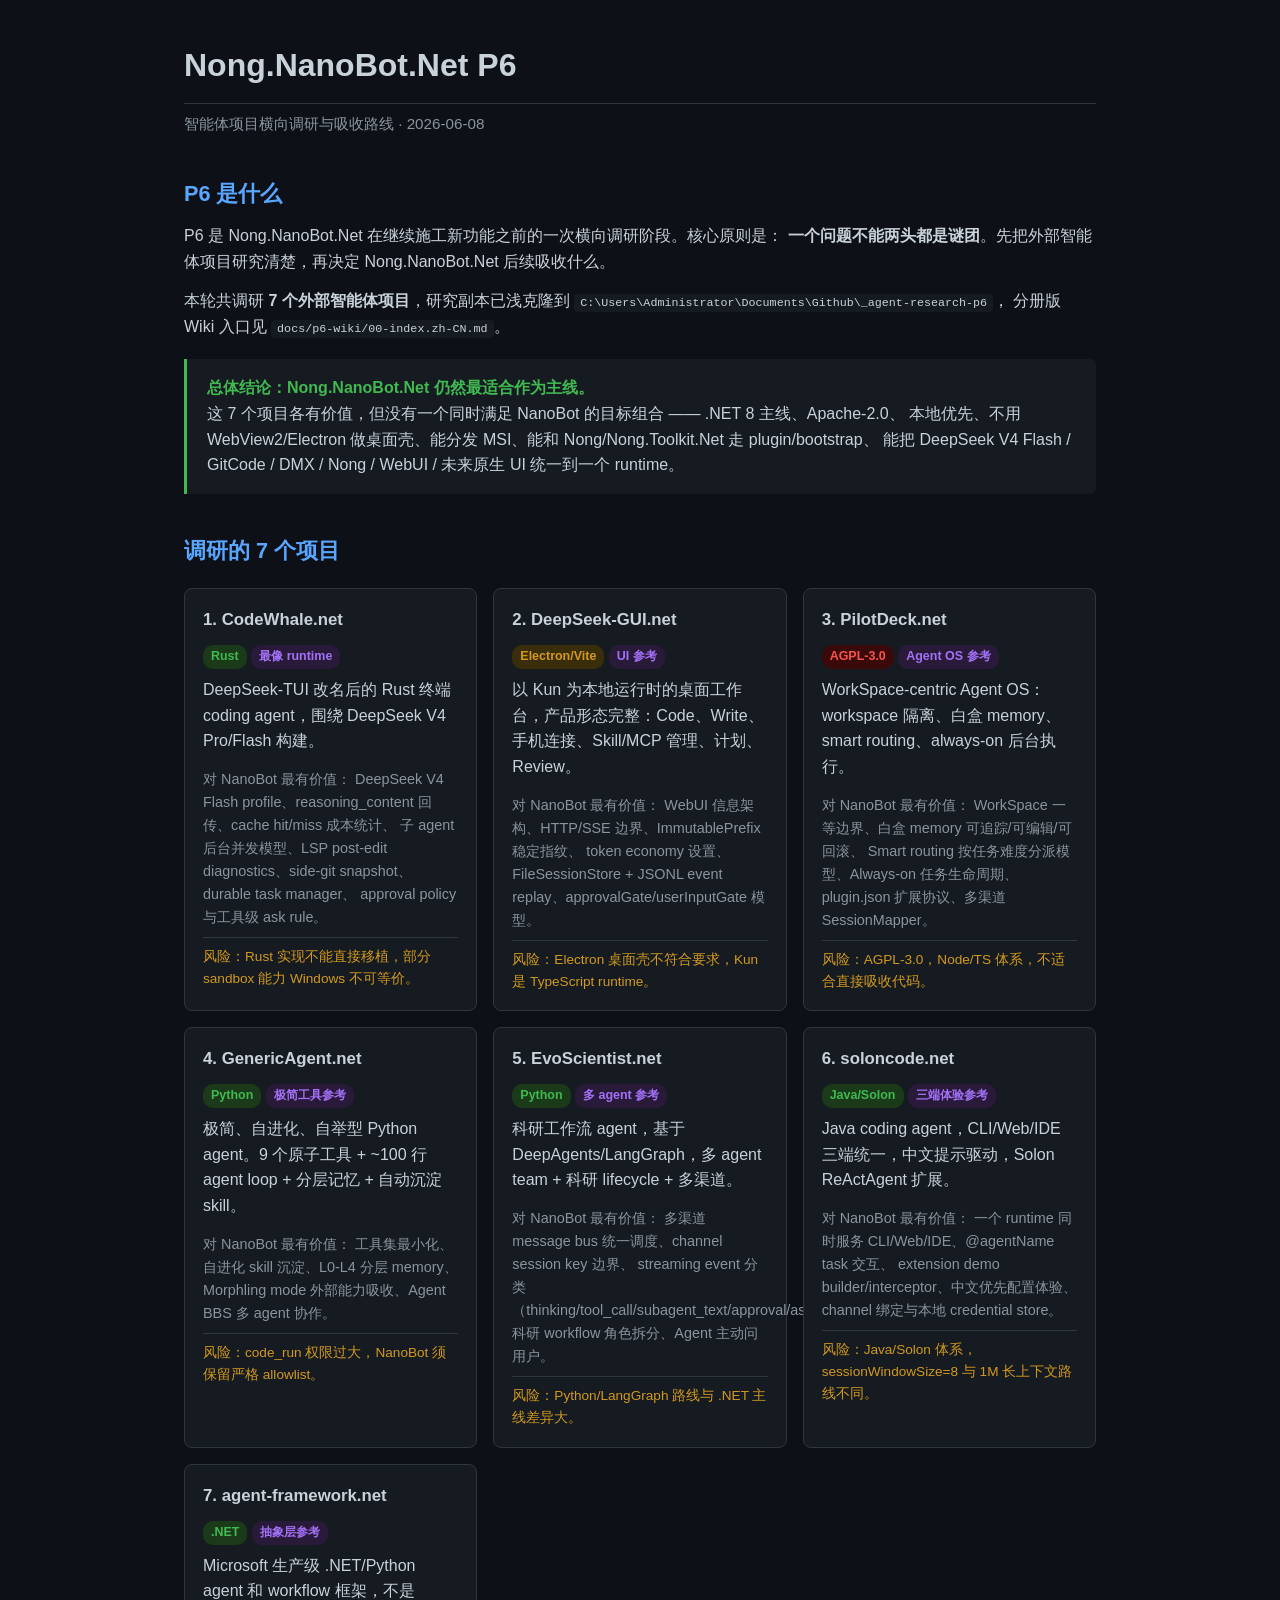
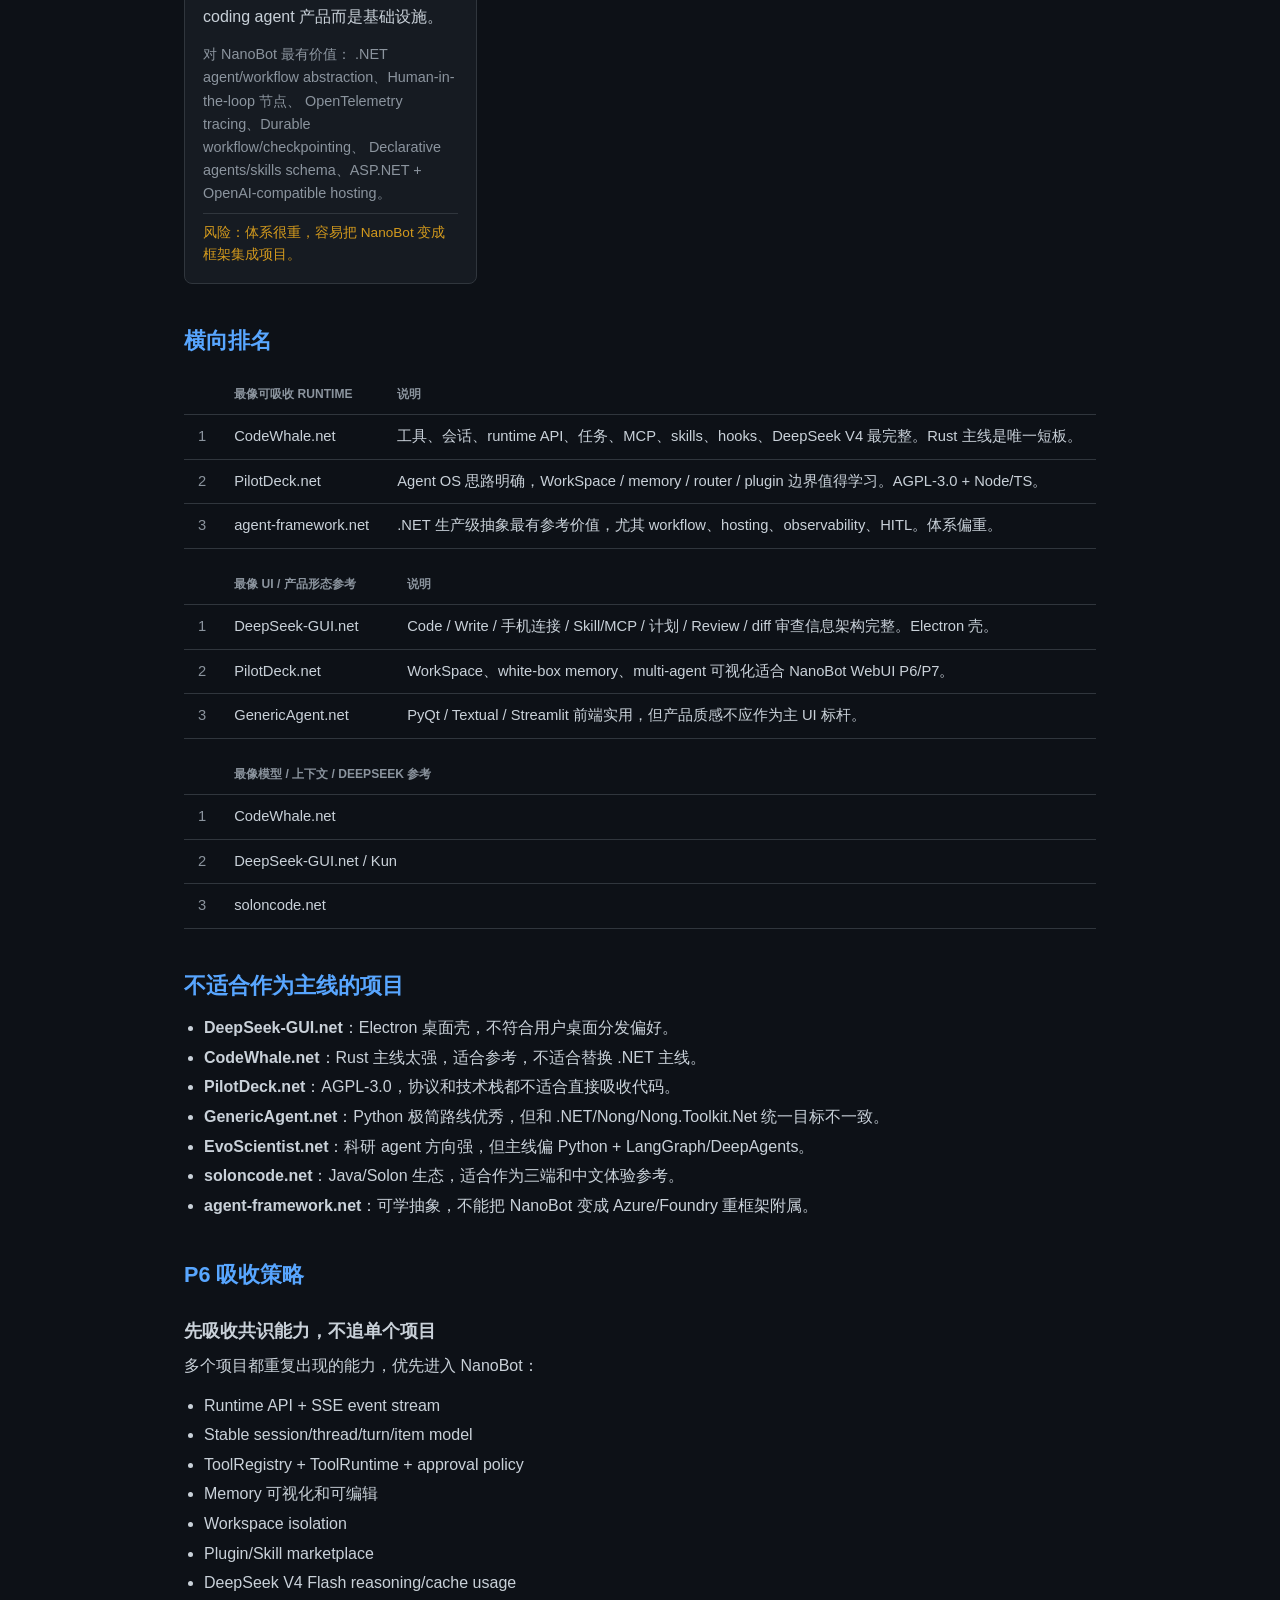
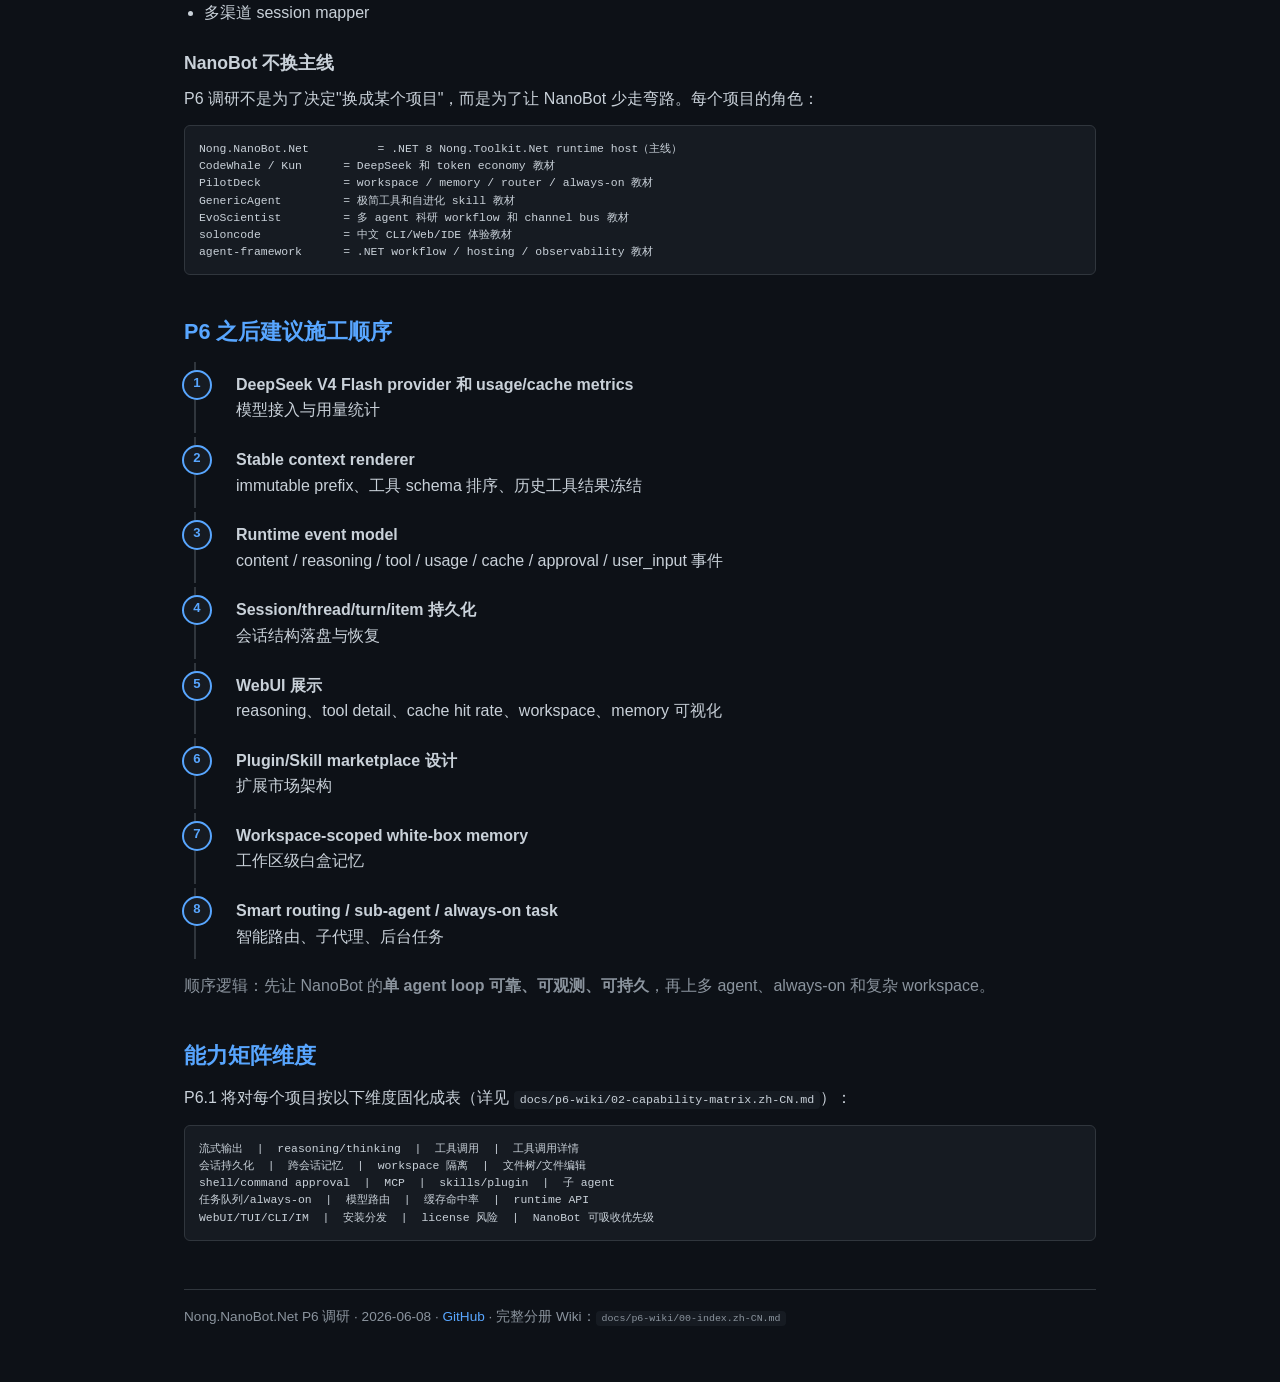
<file: docs/p6-overview.zh-CN.html>
<!DOCTYPE html>
<html lang="zh-CN">
<head>
<meta charset="UTF-8">
<meta name="viewport" content="width=device-width, initial-scale=1.0">
<title>Nong.NanoBot.Net P6 — 智能体项目横向调研与吸收路线</title>
<style>
  :root {
    --bg: #0d1117;
    --surface: #161b22;
    --border: #30363d;
    --text: #c9d1d9;
    --muted: #8b949e;
    --accent: #58a6ff;
    --green: #3fb950;
    --orange: #d2991d;
    --red: #f85149;
    --purple: #a371f7;
  }
  * { box-sizing: border-box; margin: 0; padding: 0; }
  body {
    font-family: -apple-system, BlinkMacSystemFont, "Segoe UI", "Noto Sans SC", sans-serif;
    background: var(--bg);
    color: var(--text);
    line-height: 1.6;
    max-width: 960px;
    margin: 0 auto;
    padding: 40px 24px;
  }
  h1 { font-size: 2em; border-bottom: 1px solid var(--border); padding-bottom: 12px; margin-bottom: 8px; }
  h2 { font-size: 1.35em; margin-top: 40px; margin-bottom: 12px; color: var(--accent); }
  h3 { font-size: 1.1em; margin-top: 24px; margin-bottom: 8px; }
  .subtitle { color: var(--muted); font-size: 0.95em; margin-bottom: 32px; }
  p { margin-bottom: 14px; }
  ul, ol { margin: 0 0 14px 20px; }
  li { margin-bottom: 4px; }
  code { background: var(--surface); padding: 2px 6px; border-radius: 4px; font-size: 0.9em; }
  pre { background: var(--surface); border: 1px solid var(--border); border-radius: 6px; padding: 14px; overflow-x: auto; margin-bottom: 16px; font-size: 0.88em; line-height: 1.5; }

  .badge { display: inline-block; padding: 2px 8px; border-radius: 10px; font-size: 0.78em; font-weight: 600; }
  .badge-green { background: #1a3a1a; color: var(--green); }
  .badge-orange { background: #3a2e0a; color: var(--orange); }
  .badge-red { background: #3a0a0a; color: var(--red); }
  .badge-purple { background: #2a1a3a; color: var(--purple); }

  .verdict {
    background: var(--surface);
    border-left: 3px solid var(--green);
    border-radius: 0 6px 6px 0;
    padding: 16px 20px;
    margin: 20px 0;
  }
  .verdict strong { color: var(--green); }

  .card-grid {
    display: grid;
    grid-template-columns: repeat(auto-fill, minmax(280px, 1fr));
    gap: 16px;
    margin: 20px 0;
  }
  .card {
    background: var(--surface);
    border: 1px solid var(--border);
    border-radius: 8px;
    padding: 18px;
  }
  .card h3 { margin-top: 0; font-size: 1.05em; }
  .card .tag-row { margin: 8px 0; }
  .card .value-list { font-size: 0.9em; color: var(--muted); }
  .card .risk { font-size: 0.85em; color: var(--orange); margin-top: 8px; border-top: 1px solid var(--border); padding-top: 8px; }

  .rank-table { width: 100%; border-collapse: collapse; margin: 16px 0; font-size: 0.92em; }
  .rank-table th, .rank-table td { padding: 10px 14px; text-align: left; border-bottom: 1px solid var(--border); }
  .rank-table th { color: var(--muted); font-weight: 600; font-size: 0.82em; text-transform: uppercase; }
  .rank-table .num { color: var(--muted); width: 28px; }

  .roadmap { counter-reset: step; list-style: none; margin-left: 0; }
  .roadmap li { counter-increment: step; padding: 10px 0 10px 40px; position: relative; border-left: 2px solid var(--border); margin-left: 10px; }
  .roadmap li::before {
    content: counter(step);
    position: absolute;
    left: -14px;
    top: 8px;
    width: 26px; height: 26px;
    background: var(--surface);
    border: 2px solid var(--accent);
    border-radius: 50%;
    text-align: center;
    line-height: 22px;
    font-size: 0.82em;
    font-weight: 700;
    color: var(--accent);
  }
  .roadmap li strong { display: block; }

  .footer { margin-top: 48px; padding-top: 16px; border-top: 1px solid var(--border); color: var(--muted); font-size: 0.85em; }
  a { color: var(--accent); text-decoration: none; }
  a:hover { text-decoration: underline; }
</style>
</head>
<body>

<h1>Nong.NanoBot.Net P6</h1>
<p class="subtitle">智能体项目横向调研与吸收路线 &middot; 2026-06-08</p>

<h2>P6 是什么</h2>
<p>
  P6 是 Nong.NanoBot.Net 在继续施工新功能之前的一次横向调研阶段。核心原则是：
  <strong>一个问题不能两头都是谜团</strong>。先把外部智能体项目研究清楚，再决定 Nong.NanoBot.Net 后续吸收什么。
</p>
<p>
  本轮共调研 <strong>7 个外部智能体项目</strong>，研究副本已浅克隆到
  <code>C:\Users\Administrator\Documents\Github\_agent-research-p6</code>，
  分册版 Wiki 入口见 <code>docs/p6-wiki/00-index.zh-CN.md</code>。
</p>

<div class="verdict">
  <strong>总体结论：Nong.NanoBot.Net 仍然最适合作为主线。</strong><br>
  这 7 个项目各有价值，但没有一个同时满足 NanoBot 的目标组合 —— .NET 8 主线、Apache-2.0、
  本地优先、不用 WebView2/Electron 做桌面壳、能分发 MSI、能和 Nong/Nong.Toolkit.Net 走 plugin/bootstrap、
  能把 DeepSeek V4 Flash / GitCode / DMX / Nong / WebUI / 未来原生 UI 统一到一个 runtime。
</div>

<h2>调研的 7 个项目</h2>

<div class="card-grid">

  <div class="card">
    <h3>1. CodeWhale.net</h3>
    <div class="tag-row">
      <span class="badge badge-green">Rust</span>
      <span class="badge badge-purple">最像 runtime</span>
    </div>
    <p>DeepSeek-TUI 改名后的 Rust 终端 coding agent，围绕 DeepSeek V4 Pro/Flash 构建。</p>
    <div class="value-list">
      对 NanoBot 最有价值：
      DeepSeek V4 Flash profile、reasoning_content 回传、cache hit/miss 成本统计、
      子 agent 后台并发模型、LSP post-edit diagnostics、side-git snapshot、durable task manager、
      approval policy 与工具级 ask rule。
    </div>
    <div class="risk">风险：Rust 实现不能直接移植，部分 sandbox 能力 Windows 不可等价。</div>
  </div>

  <div class="card">
    <h3>2. DeepSeek-GUI.net</h3>
    <div class="tag-row">
      <span class="badge badge-orange">Electron/Vite</span>
      <span class="badge badge-purple">UI 参考</span>
    </div>
    <p>以 Kun 为本地运行时的桌面工作台，产品形态完整：Code、Write、手机连接、Skill/MCP 管理、计划、Review。</p>
    <div class="value-list">
      对 NanoBot 最有价值：
      WebUI 信息架构、HTTP/SSE 边界、ImmutablePrefix 稳定指纹、
      token economy 设置、FileSessionStore + JSONL event replay、approvalGate/userInputGate 模型。
    </div>
    <div class="risk">风险：Electron 桌面壳不符合要求，Kun 是 TypeScript runtime。</div>
  </div>

  <div class="card">
    <h3>3. PilotDeck.net</h3>
    <div class="tag-row">
      <span class="badge badge-red">AGPL-3.0</span>
      <span class="badge badge-purple">Agent OS 参考</span>
    </div>
    <p>WorkSpace-centric Agent OS：workspace 隔离、白盒 memory、smart routing、always-on 后台执行。</p>
    <div class="value-list">
      对 NanoBot 最有价值：
      WorkSpace 一等边界、白盒 memory 可追踪/可编辑/可回滚、
      Smart routing 按任务难度分派模型、Always-on 任务生命周期、
      plugin.json 扩展协议、多渠道 SessionMapper。
    </div>
    <div class="risk">风险：AGPL-3.0，Node/TS 体系，不适合直接吸收代码。</div>
  </div>

  <div class="card">
    <h3>4. GenericAgent.net</h3>
    <div class="tag-row">
      <span class="badge badge-green">Python</span>
      <span class="badge badge-purple">极简工具参考</span>
    </div>
    <p>极简、自进化、自举型 Python agent。9 个原子工具 + ~100 行 agent loop + 分层记忆 + 自动沉淀 skill。</p>
    <div class="value-list">
      对 NanoBot 最有价值：
      工具集最小化、自进化 skill 沉淀、L0-L4 分层 memory、
      Morphling mode 外部能力吸收、Agent BBS 多 agent 协作。
    </div>
    <div class="risk">风险：code_run 权限过大，NanoBot 须保留严格 allowlist。</div>
  </div>

  <div class="card">
    <h3>5. EvoScientist.net</h3>
    <div class="tag-row">
      <span class="badge badge-green">Python</span>
      <span class="badge badge-purple">多 agent 参考</span>
    </div>
    <p>科研工作流 agent，基于 DeepAgents/LangGraph，多 agent team + 科研 lifecycle + 多渠道。</p>
    <div class="value-list">
      对 NanoBot 最有价值：
      多渠道 message bus 统一调度、channel session key 边界、
      streaming event 分类（thinking/tool_call/subagent_text/approval/ask_user）、
      科研 workflow 角色拆分、Agent 主动问用户。
    </div>
    <div class="risk">风险：Python/LangGraph 路线与 .NET 主线差异大。</div>
  </div>

  <div class="card">
    <h3>6. soloncode.net</h3>
    <div class="tag-row">
      <span class="badge badge-green">Java/Solon</span>
      <span class="badge badge-purple">三端体验参考</span>
    </div>
    <p>Java coding agent，CLI/Web/IDE 三端统一，中文提示驱动，Solon ReActAgent 扩展。</p>
    <div class="value-list">
      对 NanoBot 最有价值：
      一个 runtime 同时服务 CLI/Web/IDE、@agentName task 交互、
      extension demo builder/interceptor、中文优先配置体验、
      channel 绑定与本地 credential store。
    </div>
    <div class="risk">风险：Java/Solon 体系，sessionWindowSize=8 与 1M 长上下文路线不同。</div>
  </div>

  <div class="card">
    <h3>7. agent-framework.net</h3>
    <div class="tag-row">
      <span class="badge badge-green">.NET</span>
      <span class="badge badge-purple">抽象层参考</span>
    </div>
    <p>Microsoft 生产级 .NET/Python agent 和 workflow 框架，不是 coding agent 产品而是基础设施。</p>
    <div class="value-list">
      对 NanoBot 最有价值：
      .NET agent/workflow abstraction、Human-in-the-loop 节点、
      OpenTelemetry tracing、Durable workflow/checkpointing、
      Declarative agents/skills schema、ASP.NET + OpenAI-compatible hosting。
    </div>
    <div class="risk">风险：体系很重，容易把 NanoBot 变成框架集成项目。</div>
  </div>

</div>

<h2>横向排名</h2>

<table class="rank-table">
  <tr><th></th><th>最像可吸收 runtime</th><th>说明</th></tr>
  <tr>
    <td class="num">1</td>
    <td>CodeWhale.net</td>
    <td>工具、会话、runtime API、任务、MCP、skills、hooks、DeepSeek V4 最完整。Rust 主线是唯一短板。</td>
  </tr>
  <tr>
    <td class="num">2</td>
    <td>PilotDeck.net</td>
    <td>Agent OS 思路明确，WorkSpace / memory / router / plugin 边界值得学习。AGPL-3.0 + Node/TS。</td>
  </tr>
  <tr>
    <td class="num">3</td>
    <td>agent-framework.net</td>
    <td>.NET 生产级抽象最有参考价值，尤其 workflow、hosting、observability、HITL。体系偏重。</td>
  </tr>
</table>

<table class="rank-table">
  <tr><th></th><th>最像 UI / 产品形态参考</th><th>说明</th></tr>
  <tr>
    <td class="num">1</td>
    <td>DeepSeek-GUI.net</td>
    <td>Code / Write / 手机连接 / Skill/MCP / 计划 / Review / diff 审查信息架构完整。Electron 壳。</td>
  </tr>
  <tr>
    <td class="num">2</td>
    <td>PilotDeck.net</td>
    <td>WorkSpace、white-box memory、multi-agent 可视化适合 NanoBot WebUI P6/P7。</td>
  </tr>
  <tr>
    <td class="num">3</td>
    <td>GenericAgent.net</td>
    <td>PyQt / Textual / Streamlit 前端实用，但产品质感不应作为主 UI 标杆。</td>
  </tr>
</table>

<table class="rank-table">
  <tr><th></th><th>最像模型 / 上下文 / DeepSeek 参考</th></tr>
  <tr><td class="num">1</td><td>CodeWhale.net</td></tr>
  <tr><td class="num">2</td><td>DeepSeek-GUI.net / Kun</td></tr>
  <tr><td class="num">3</td><td>soloncode.net</td></tr>
</table>

<h2>不适合作为主线的项目</h2>
<ul>
  <li><strong>DeepSeek-GUI.net</strong>：Electron 桌面壳，不符合用户桌面分发偏好。</li>
  <li><strong>CodeWhale.net</strong>：Rust 主线太强，适合参考，不适合替换 .NET 主线。</li>
  <li><strong>PilotDeck.net</strong>：AGPL-3.0，协议和技术栈都不适合直接吸收代码。</li>
  <li><strong>GenericAgent.net</strong>：Python 极简路线优秀，但和 .NET/Nong/Nong.Toolkit.Net 统一目标不一致。</li>
  <li><strong>EvoScientist.net</strong>：科研 agent 方向强，但主线偏 Python + LangGraph/DeepAgents。</li>
  <li><strong>soloncode.net</strong>：Java/Solon 生态，适合作为三端和中文体验参考。</li>
  <li><strong>agent-framework.net</strong>：可学抽象，不能把 NanoBot 变成 Azure/Foundry 重框架附属。</li>
</ul>

<h2>P6 吸收策略</h2>

<h3>先吸收共识能力，不追单个项目</h3>
<p>多个项目都重复出现的能力，优先进入 NanoBot：</p>
<ul>
  <li>Runtime API + SSE event stream</li>
  <li>Stable session/thread/turn/item model</li>
  <li>ToolRegistry + ToolRuntime + approval policy</li>
  <li>Memory 可视化和可编辑</li>
  <li>Workspace isolation</li>
  <li>Plugin/Skill marketplace</li>
  <li>DeepSeek V4 Flash reasoning/cache usage</li>
  <li>多渠道 session mapper</li>
</ul>

<h3>NanoBot 不换主线</h3>
<p>P6 调研不是为了决定"换成某个项目"，而是为了让 NanoBot 少走弯路。每个项目的角色：</p>
<pre>Nong.NanoBot.Net          = .NET 8 Nong.Toolkit.Net runtime host（主线）
CodeWhale / Kun      = DeepSeek 和 token economy 教材
PilotDeck            = workspace / memory / router / always-on 教材
GenericAgent         = 极简工具和自进化 skill 教材
EvoScientist         = 多 agent 科研 workflow 和 channel bus 教材
soloncode            = 中文 CLI/Web/IDE 体验教材
agent-framework      = .NET workflow / hosting / observability 教材</pre>

<h2>P6 之后建议施工顺序</h2>
<ol class="roadmap">
  <li><strong>DeepSeek V4 Flash provider 和 usage/cache metrics</strong>模型接入与用量统计</li>
  <li><strong>Stable context renderer</strong>immutable prefix、工具 schema 排序、历史工具结果冻结</li>
  <li><strong>Runtime event model</strong>content / reasoning / tool / usage / cache / approval / user_input 事件</li>
  <li><strong>Session/thread/turn/item 持久化</strong>会话结构落盘与恢复</li>
  <li><strong>WebUI 展示</strong>reasoning、tool detail、cache hit rate、workspace、memory 可视化</li>
  <li><strong>Plugin/Skill marketplace 设计</strong>扩展市场架构</li>
  <li><strong>Workspace-scoped white-box memory</strong>工作区级白盒记忆</li>
  <li><strong>Smart routing / sub-agent / always-on task</strong>智能路由、子代理、后台任务</li>
</ol>
<p style="color: var(--muted); margin-top: 12px;">
  顺序逻辑：先让 NanoBot 的<strong>单 agent loop 可靠、可观测、可持久</strong>，再上多 agent、always-on 和复杂 workspace。
</p>

<h2>能力矩阵维度</h2>
<p>P6.1 将对每个项目按以下维度固化成表（详见 <code>docs/p6-wiki/02-capability-matrix.zh-CN.md</code>）：</p>
<pre>流式输出  |  reasoning/thinking  |  工具调用  |  工具调用详情
会话持久化  |  跨会话记忆  |  workspace 隔离  |  文件树/文件编辑
shell/command approval  |  MCP  |  skills/plugin  |  子 agent
任务队列/always-on  |  模型路由  |  缓存命中率  |  runtime API
WebUI/TUI/CLI/IM  |  安装分发  |  license 风险  |  NanoBot 可吸收优先级</pre>

<div class="footer">
  <p>
    Nong.NanoBot.Net P6 调研 &middot; 2026-06-08 &middot;
    <a href="https://github.com/angri450/Nong.NanoBot.Net">GitHub</a> &middot;
    完整分册 Wiki：<code>docs/p6-wiki/00-index.zh-CN.md</code>
  </p>
</div>

</body>
</html>
</file>
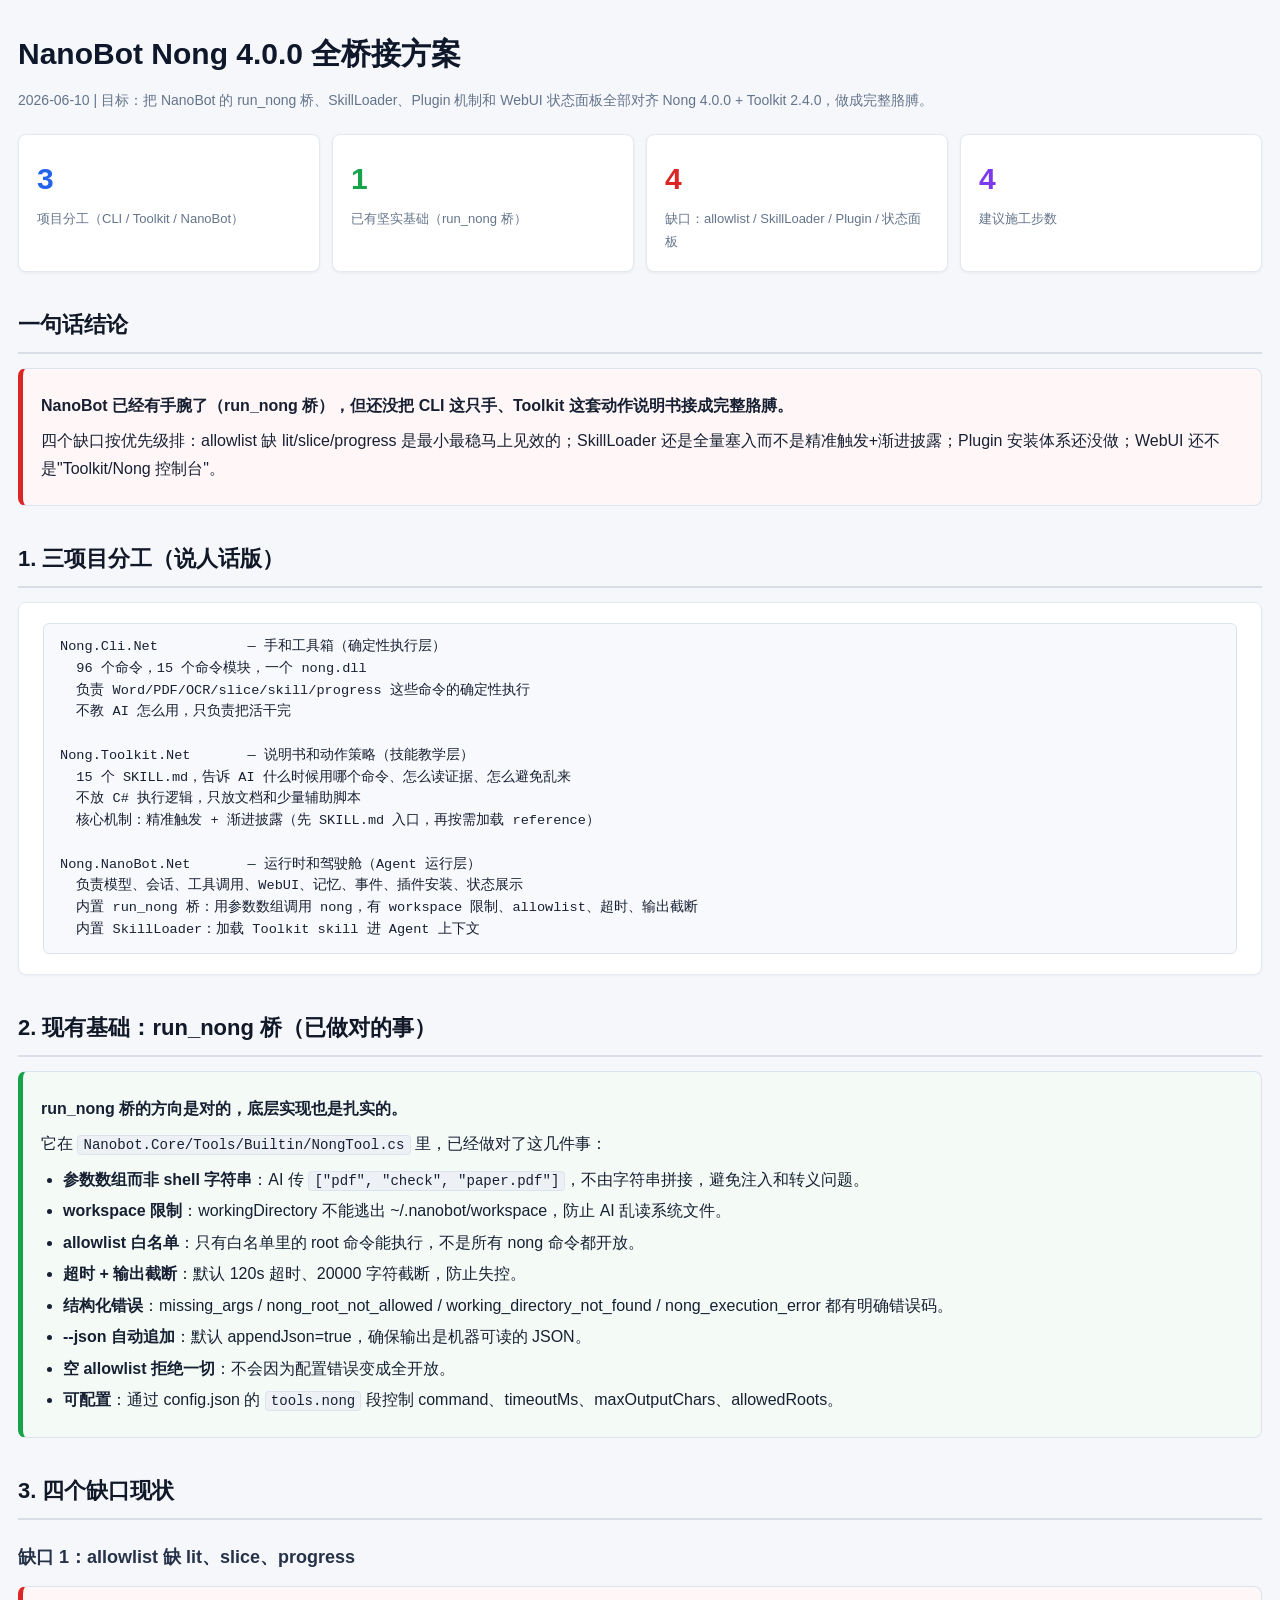
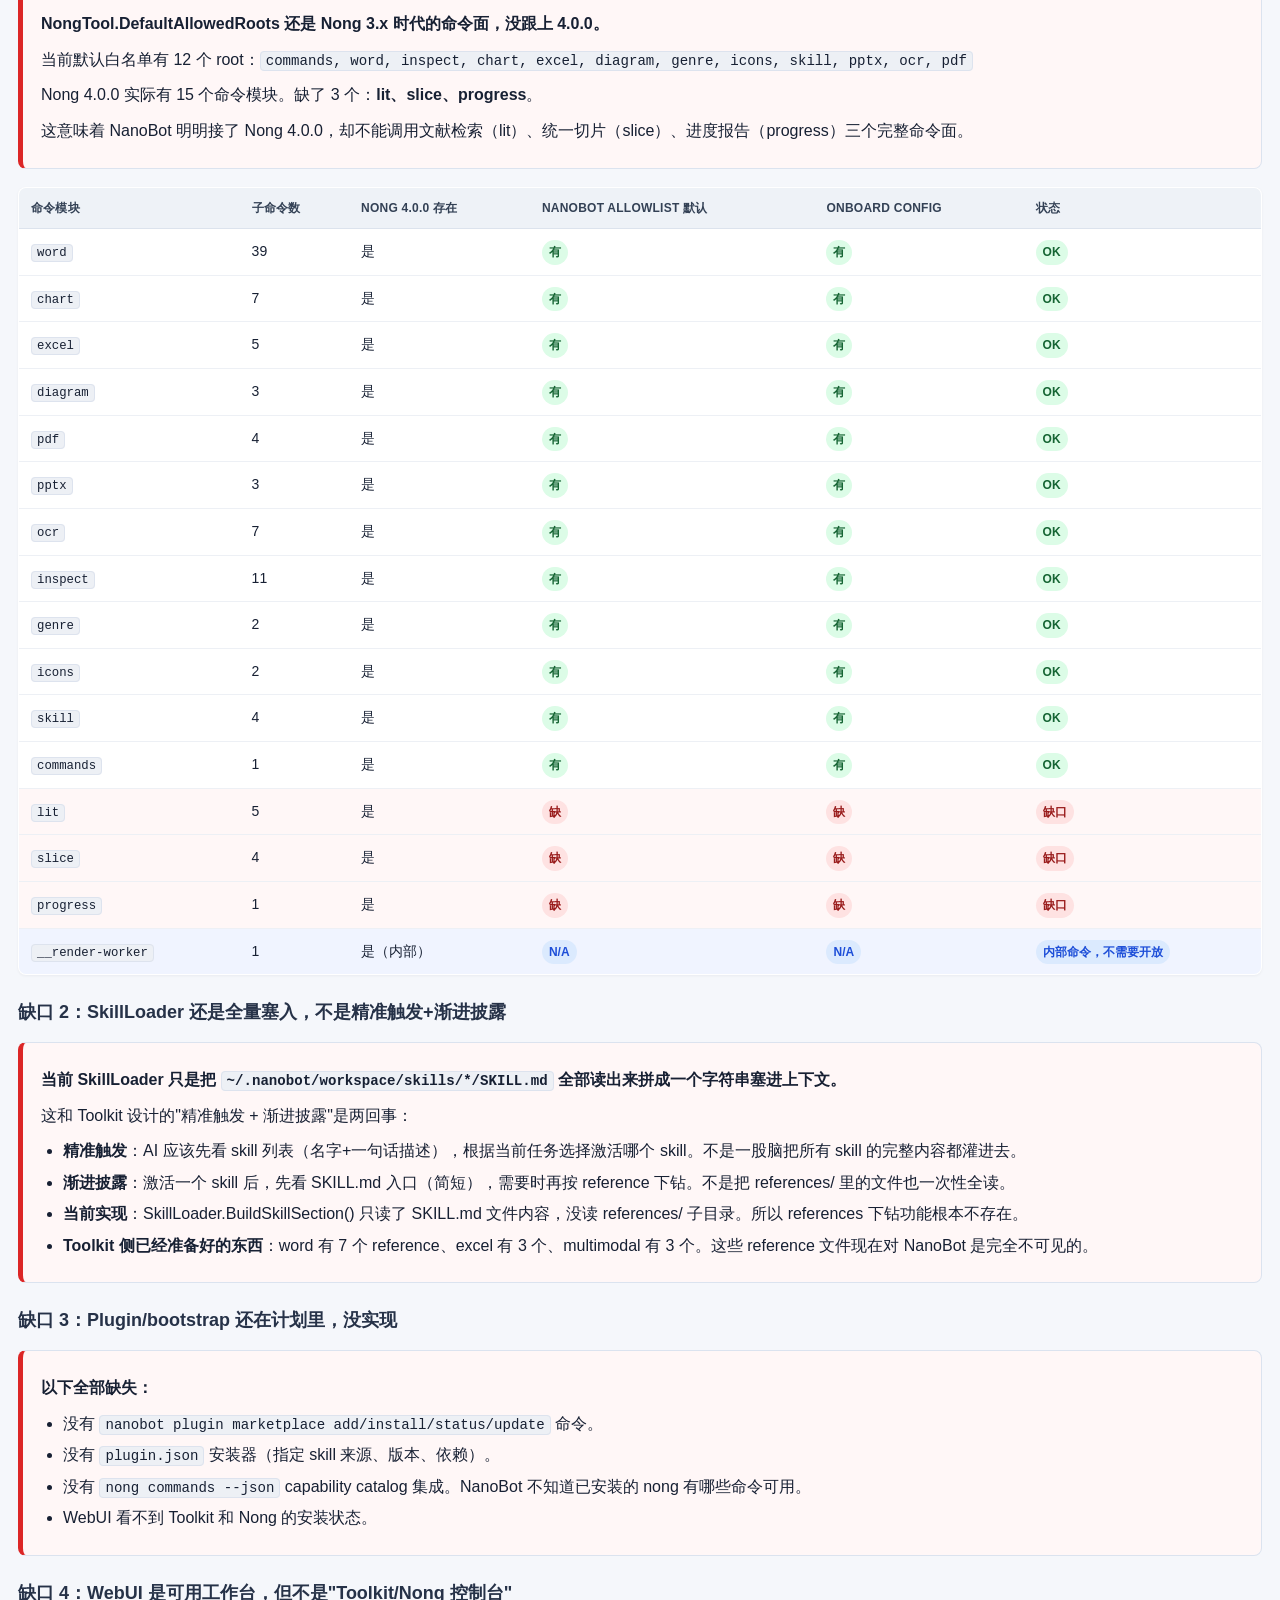
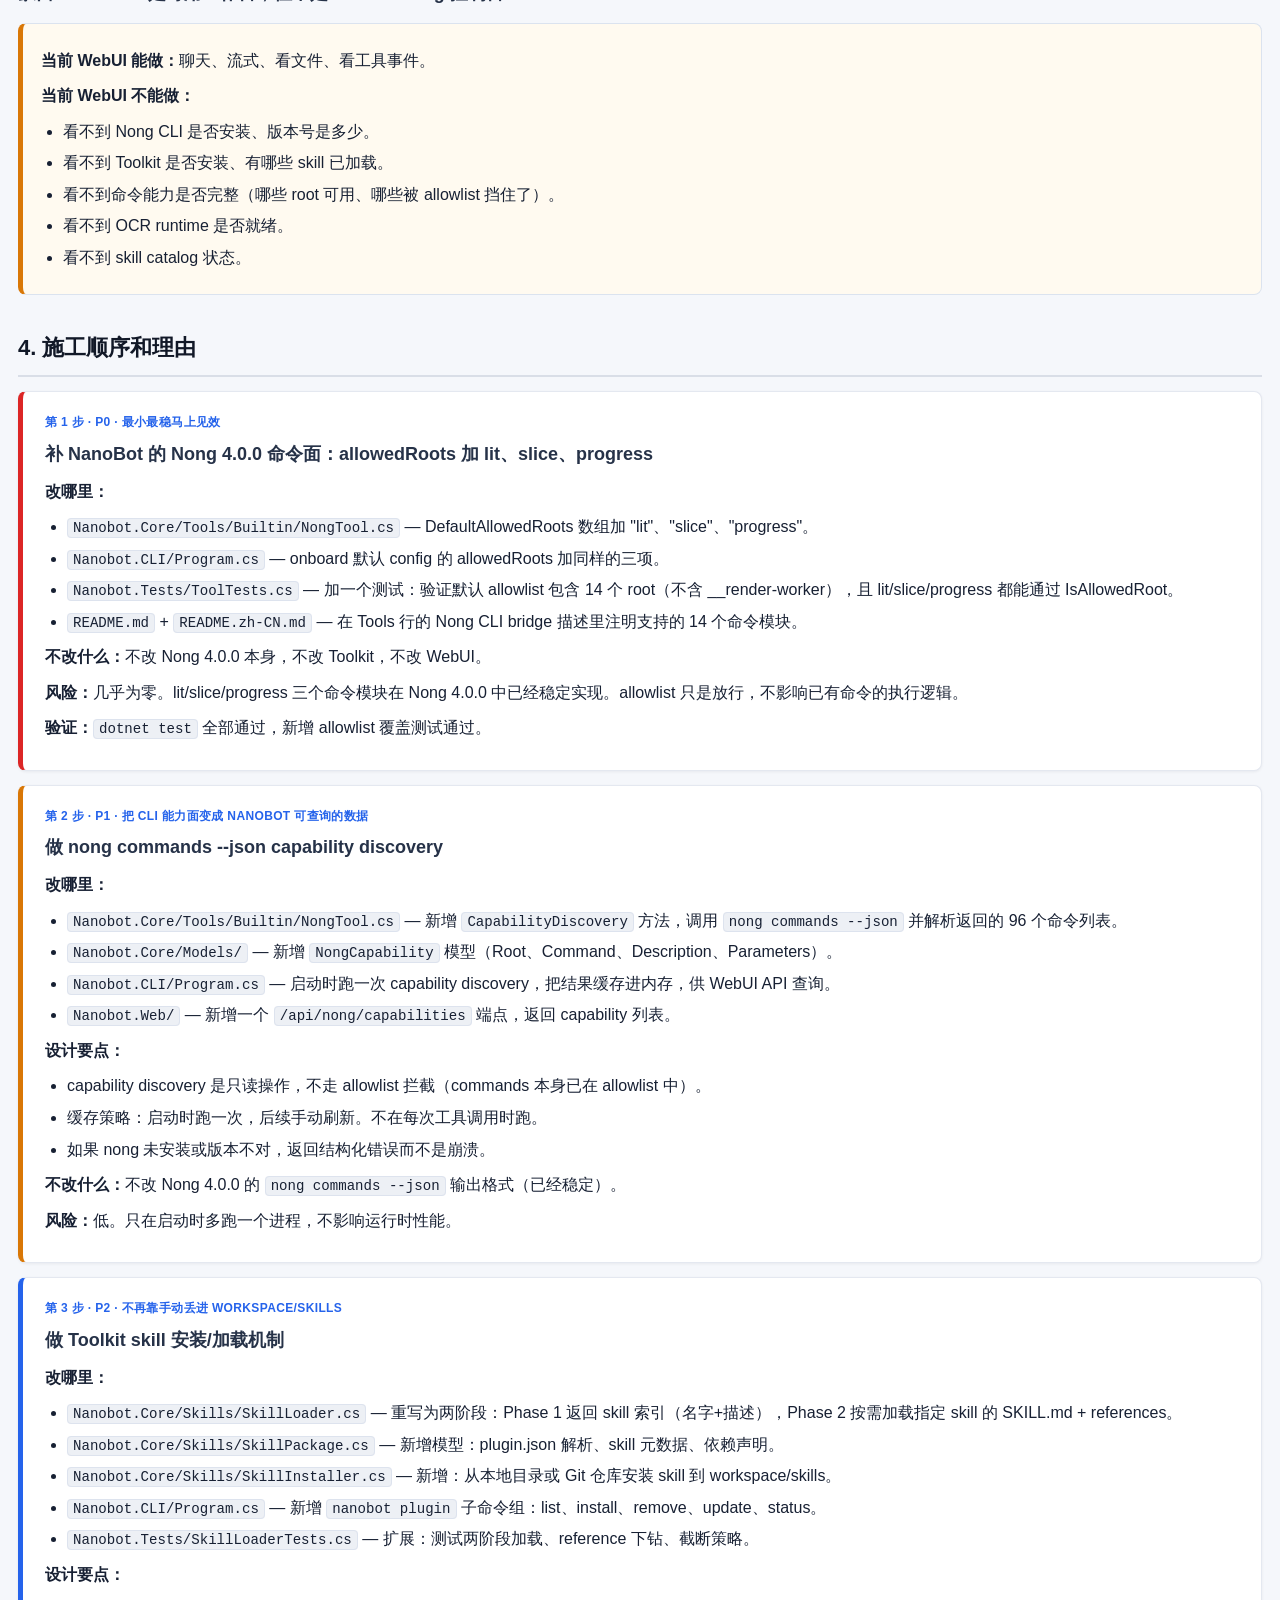
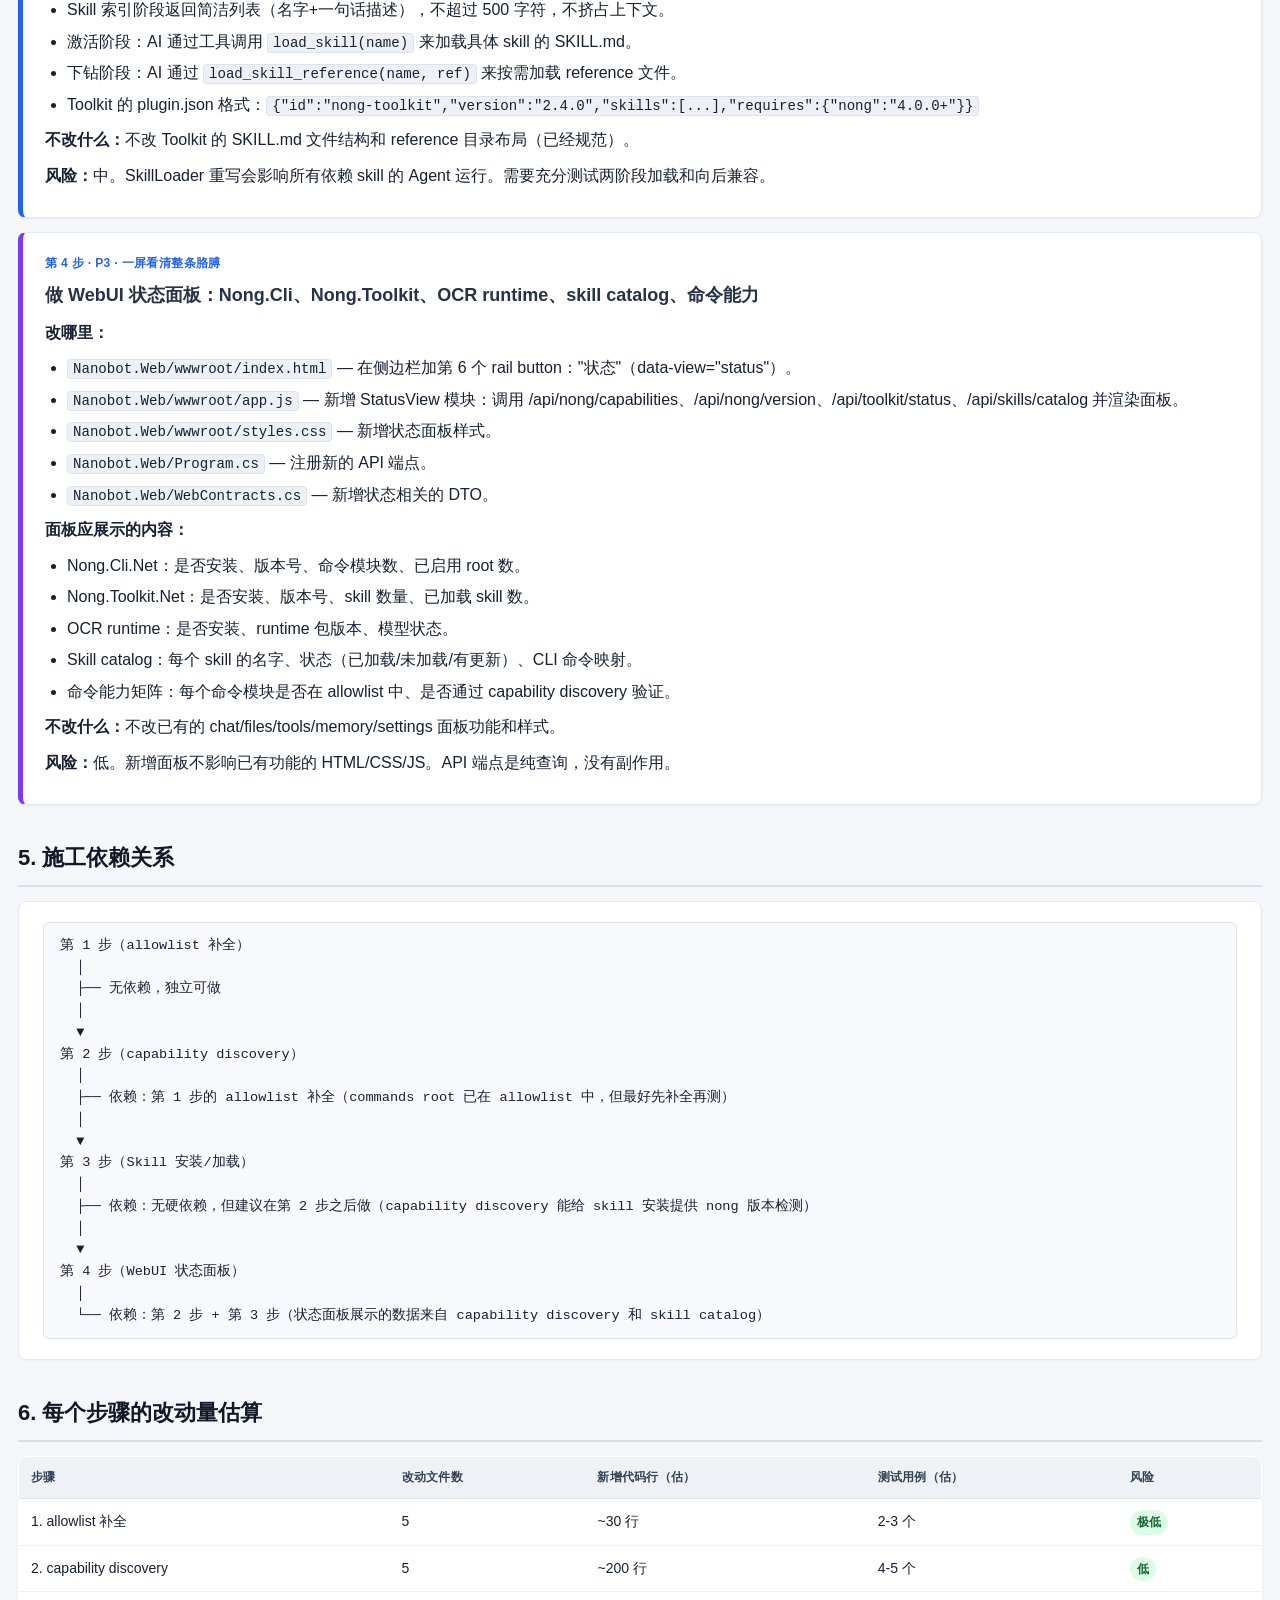
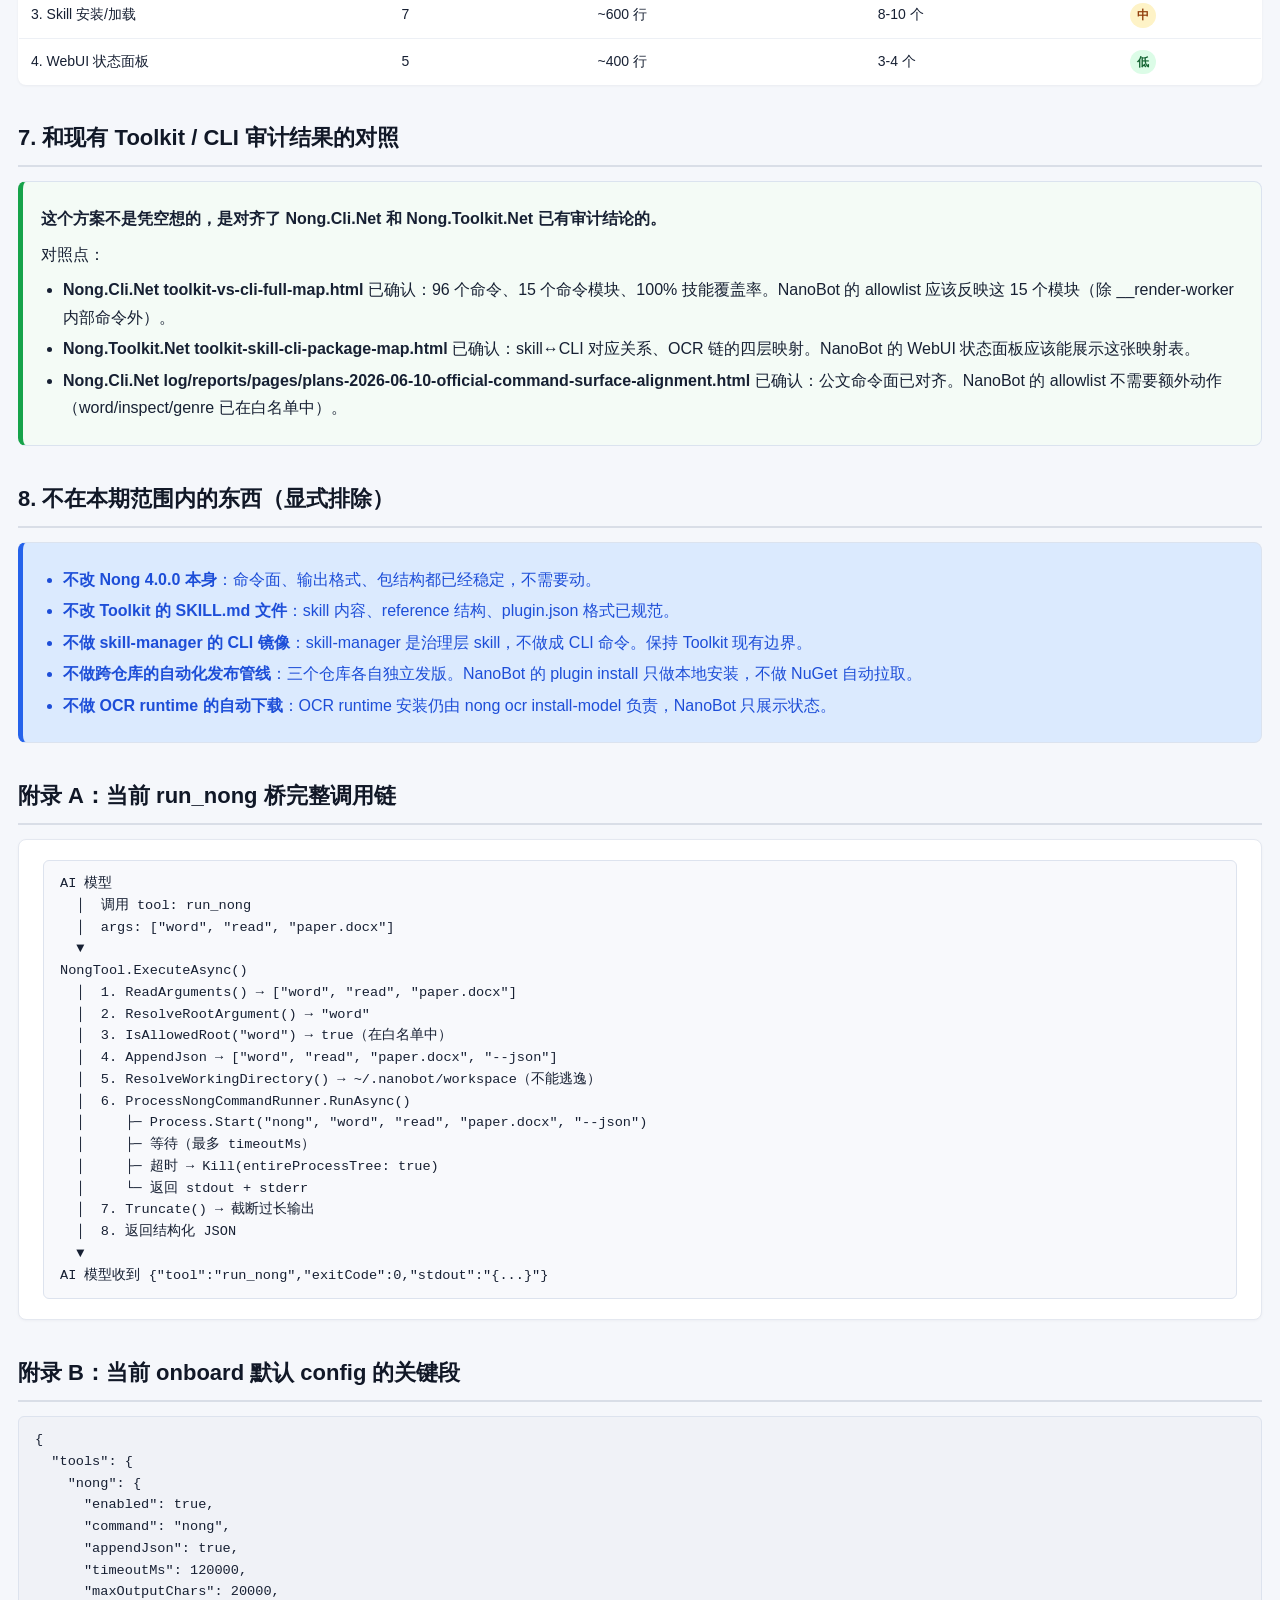
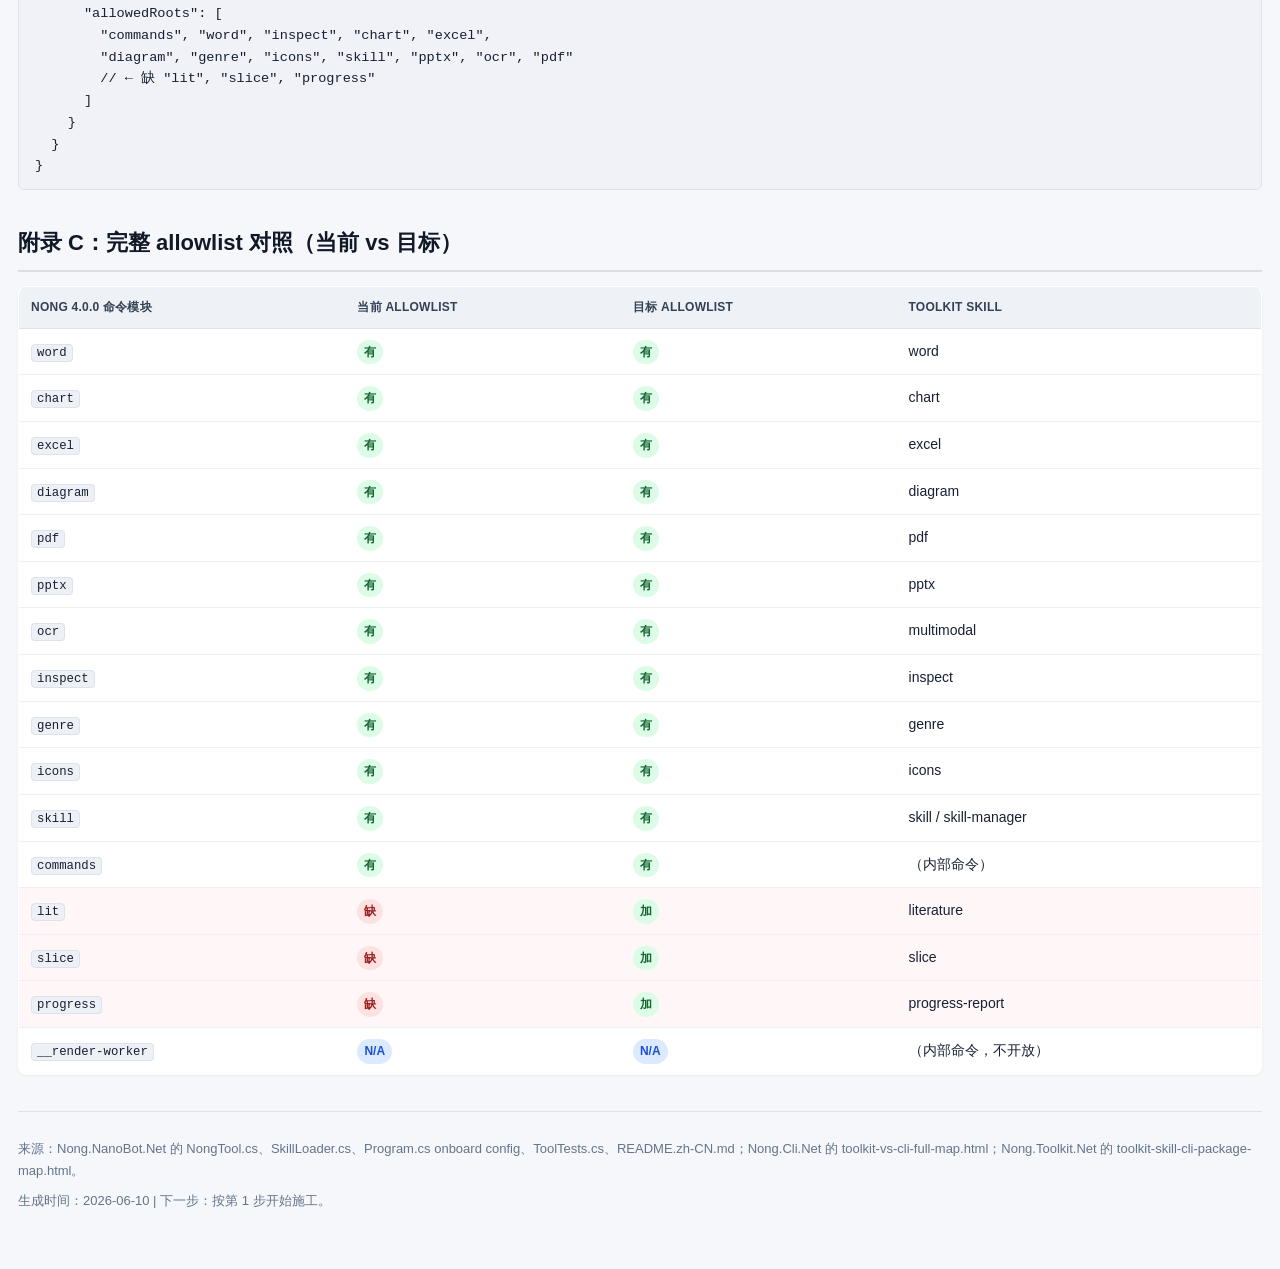
<file: log/reports/nanobot-nong-4.0.0-full-bridge-plan.html>
<!DOCTYPE html>
<html lang="zh-CN">
<head>
<meta charset="UTF-8">
<meta name="viewport" content="width=device-width, initial-scale=1.0">
<title>NanoBot Nong 4.0.0 全桥接方案 — Nong.NanoBot.Net</title>
<style>
*, *::before, *::after { box-sizing: border-box; margin: 0; padding: 0; }
body { font-family: -apple-system, BlinkMacSystemFont, "Segoe UI", "Noto Sans SC", "Microsoft YaHei", sans-serif; line-height: 1.72; color: #172033; background: #f5f7fb; }
.container { max-width: 1520px; margin: 0 auto; padding: 28px 18px 48px; }
header { margin-bottom: 22px; }
h1 { font-size: 30px; color: #0f172a; margin-bottom: 8px; }
.subtitle { color: #64748b; font-size: 14px; }
h2 { font-size: 22px; margin: 34px 0 14px; padding-bottom: 8px; border-bottom: 2px solid #d9dee7; color: #111827; }
h3 { font-size: 18px; margin: 22px 0 10px; color: #263248; }
p { margin: 8px 0; }
code { background: #edf0f5; border: 1px solid #dde3ee; padding: 1px 5px; border-radius: 4px; font-family: "Cascadia Code", Consolas, monospace; font-size: 0.88em; }
.dashboard { display: grid; grid-template-columns: repeat(auto-fit, minmax(220px, 1fr)); gap: 12px; margin: 18px 0 26px; }
.card { background: #fff; border: 1px solid #e4e8f0; border-radius: 8px; padding: 18px; box-shadow: 0 1px 3px rgba(15,23,42,0.06); }
.card-num { font-size: 30px; font-weight: 800; color: #0f172a; }
.card-label { color: #64748b; font-size: 13px; margin-top: 4px; }
.note { background: #fff; border: 1px solid #dbe3ef; border-left: 5px solid #2563eb; border-radius: 8px; padding: 15px 18px; margin: 14px 0 18px; }
.good { border-left-color: #16a34a; background: #f4fbf6; }
.warn { border-left-color: #d97706; background: #fffaf0; }
.bad { border-left-color: #dc2626; background: #fff7f7; }
table { width: 100%; border-collapse: collapse; background: #fff; border: 1px solid #e4e8f0; border-radius: 8px; overflow: hidden; margin: 12px 0 22px; font-size: 14px; box-shadow: 0 1px 3px rgba(15,23,42,0.05); }
th { background: #eef2f7; color: #334155; font-size: 12px; text-transform: uppercase; letter-spacing: 0.02em; text-align: left; padding: 10px 12px; border-bottom: 1px solid #dce3ed; }
td { padding: 10px 12px; border-bottom: 1px solid #edf0f5; vertical-align: top; }
tr:last-child td { border-bottom: none; }
.tag { display: inline-block; padding: 2px 7px; border-radius: 999px; font-size: 12px; font-weight: 700; white-space: nowrap; }
.ok { background: #dcfce7; color: #166534; }
.watch { background: #fef3c7; color: #92400e; }
.gap { background: #fee2e2; color: #991b1b; }
.info { background: #dbeafe; color: #1d4ed8; }
.purple { background: #ede9fe; color: #5b21b6; }
.grid-2 { display: grid; grid-template-columns: minmax(0, 1fr) minmax(0, 1fr); gap: 14px; }
.grid-3 { display: grid; grid-template-columns: minmax(0, 1fr) minmax(0, 1fr) minmax(0, 1fr); gap: 14px; }
.box { background: #fff; border: 1px solid #e4e8f0; border-radius: 8px; padding: 14px 16px; box-shadow: 0 1px 3px rgba(15,23,42,0.04); }
ul { margin: 8px 0 8px 22px; }
li { margin: 4px 0; }
footer { margin-top: 36px; padding-top: 18px; border-top: 1px solid #dce3ed; color: #64748b; font-size: 13px; }
.step-card { background: #fff; border: 1px solid #e4e8f0; border-radius: 8px; padding: 20px 22px; margin: 14px 0; box-shadow: 0 1px 3px rgba(15,23,42,0.06); border-left: 5px solid #2563eb; }
.step-card h3 { margin: 0 0 8px; font-size: 18px; }
.step-card .step-label { font-size: 12px; font-weight: 700; color: #2563eb; text-transform: uppercase; letter-spacing: 0.03em; margin-bottom: 6px; }
.step-tag { display: inline-block; padding: 3px 8px; border-radius: 999px; font-size: 11px; font-weight: 700; margin-right: 6px; }
.gap-fill { background: #fee2e2; color: #991b1b; }
.gap-mid { background: #fef3c7; color: #92400e; }
.gap-new { background: #dbeafe; color: #1d4ed8; }
pre { background: #f0f2f7; border: 1px solid #dde3ee; border-radius: 6px; padding: 12px 16px; font-family: "Cascadia Code", Consolas, monospace; font-size: 0.85em; line-height: 1.6; overflow-x: auto; margin: 10px 0; }
.arch-diagram { background: #fff; border: 1px solid #e4e8f0; border-radius: 8px; padding: 20px 24px; margin: 14px 0; box-shadow: 0 1px 3px rgba(15,23,42,0.04); }
.arch-diagram pre { background: #f8f9fc; margin: 0; }
@media (max-width: 980px) {
  .grid-2, .grid-3 { grid-template-columns: 1fr; }
  table { font-size: 13px; }
  th, td { padding: 8px; }
}
</style>
</head>
<body>
<div class="container">

<header>
<h1>NanoBot Nong 4.0.0 全桥接方案</h1>
<p class="subtitle">2026-06-10 | 目标：把 NanoBot 的 run_nong 桥、SkillLoader、Plugin 机制和 WebUI 状态面板全部对齐 Nong 4.0.0 + Toolkit 2.4.0，做成完整胳膊。</p>
</header>

<div class="dashboard">
<div class="card"><div class="card-num" style="color:#2563eb">3</div><div class="card-label">项目分工（CLI / Toolkit / NanoBot）</div></div>
<div class="card"><div class="card-num" style="color:#16a34a">1</div><div class="card-label">已有坚实基础（run_nong 桥）</div></div>
<div class="card"><div class="card-num" style="color:#dc2626">4</div><div class="card-label">缺口：allowlist / SkillLoader / Plugin / 状态面板</div></div>
<div class="card"><div class="card-num" style="color:#7c3aed">4</div><div class="card-label">建议施工步数</div></div>
</div>

<h2>一句话结论</h2>
<div class="note bad">
<p><strong>NanoBot 已经有手腕了（run_nong 桥），但还没把 CLI 这只手、Toolkit 这套动作说明书接成完整胳膊。</strong></p>
<p>四个缺口按优先级排：allowlist 缺 lit/slice/progress 是最小最稳马上见效的；SkillLoader 还是全量塞入而不是精准触发+渐进披露；Plugin 安装体系还没做；WebUI 还不是"Toolkit/Nong 控制台"。</p>
</div>

<h2>1. 三项目分工（说人话版）</h2>

<div class="arch-diagram">
<pre>
Nong.Cli.Net           — 手和工具箱（确定性执行层）
  96 个命令，15 个命令模块，一个 nong.dll
  负责 Word/PDF/OCR/slice/skill/progress 这些命令的确定性执行
  不教 AI 怎么用，只负责把活干完

Nong.Toolkit.Net       — 说明书和动作策略（技能教学层）
  15 个 SKILL.md，告诉 AI 什么时候用哪个命令、怎么读证据、怎么避免乱来
  不放 C# 执行逻辑，只放文档和少量辅助脚本
  核心机制：精准触发 + 渐进披露（先 SKILL.md 入口，再按需加载 reference）

Nong.NanoBot.Net       — 运行时和驾驶舱（Agent 运行层）
  负责模型、会话、工具调用、WebUI、记忆、事件、插件安装、状态展示
  内置 run_nong 桥：用参数数组调用 nong，有 workspace 限制、allowlist、超时、输出截断
  内置 SkillLoader：加载 Toolkit skill 进 Agent 上下文
</pre>
</div>

<h2>2. 现有基础：run_nong 桥（已做对的事）</h2>

<div class="note good">
<p><strong>run_nong 桥的方向是对的，底层实现也是扎实的。</strong></p>
<p>它在 <code>Nanobot.Core/Tools/Builtin/NongTool.cs</code> 里，已经做对了这几件事：</p>
<ul>
<li><strong>参数数组而非 shell 字符串</strong>：AI 传 <code>["pdf", "check", "paper.pdf"]</code>，不由字符串拼接，避免注入和转义问题。</li>
<li><strong>workspace 限制</strong>：workingDirectory 不能逃出 ~/.nanobot/workspace，防止 AI 乱读系统文件。</li>
<li><strong>allowlist 白名单</strong>：只有白名单里的 root 命令能执行，不是所有 nong 命令都开放。</li>
<li><strong>超时 + 输出截断</strong>：默认 120s 超时、20000 字符截断，防止失控。</li>
<li><strong>结构化错误</strong>：missing_args / nong_root_not_allowed / working_directory_not_found / nong_execution_error 都有明确错误码。</li>
<li><strong>--json 自动追加</strong>：默认 appendJson=true，确保输出是机器可读的 JSON。</li>
<li><strong>空 allowlist 拒绝一切</strong>：不会因为配置错误变成全开放。</li>
<li><strong>可配置</strong>：通过 config.json 的 <code>tools.nong</code> 段控制 command、timeoutMs、maxOutputChars、allowedRoots。</li>
</ul>
</div>

<h2>3. 四个缺口现状</h2>

<h3>缺口 1：allowlist 缺 lit、slice、progress</h3>

<div class="note bad">
<p><strong>NongTool.DefaultAllowedRoots 还是 Nong 3.x 时代的命令面，没跟上 4.0.0。</strong></p>
<p>当前默认白名单有 12 个 root：<code>commands, word, inspect, chart, excel, diagram, genre, icons, skill, pptx, ocr, pdf</code></p>
<p>Nong 4.0.0 实际有 15 个命令模块。缺了 3 个：<strong>lit、slice、progress</strong>。</p>
<p>这意味着 NanoBot 明明接了 Nong 4.0.0，却不能调用文献检索（lit）、统一切片（slice）、进度报告（progress）三个完整命令面。</p>
</div>

<table>
<thead><tr><th>命令模块</th><th>子命令数</th><th>Nong 4.0.0 存在</th><th>NanoBot allowlist 默认</th><th>onboard config</th><th>状态</th></tr></thead>
<tbody>
<tr><td><code>word</code></td><td>39</td><td>是</td><td><span class="tag ok">有</span></td><td><span class="tag ok">有</span></td><td><span class="tag ok">OK</span></td></tr>
<tr><td><code>chart</code></td><td>7</td><td>是</td><td><span class="tag ok">有</span></td><td><span class="tag ok">有</span></td><td><span class="tag ok">OK</span></td></tr>
<tr><td><code>excel</code></td><td>5</td><td>是</td><td><span class="tag ok">有</span></td><td><span class="tag ok">有</span></td><td><span class="tag ok">OK</span></td></tr>
<tr><td><code>diagram</code></td><td>3</td><td>是</td><td><span class="tag ok">有</span></td><td><span class="tag ok">有</span></td><td><span class="tag ok">OK</span></td></tr>
<tr><td><code>pdf</code></td><td>4</td><td>是</td><td><span class="tag ok">有</span></td><td><span class="tag ok">有</span></td><td><span class="tag ok">OK</span></td></tr>
<tr><td><code>pptx</code></td><td>3</td><td>是</td><td><span class="tag ok">有</span></td><td><span class="tag ok">有</span></td><td><span class="tag ok">OK</span></td></tr>
<tr><td><code>ocr</code></td><td>7</td><td>是</td><td><span class="tag ok">有</span></td><td><span class="tag ok">有</span></td><td><span class="tag ok">OK</span></td></tr>
<tr><td><code>inspect</code></td><td>11</td><td>是</td><td><span class="tag ok">有</span></td><td><span class="tag ok">有</span></td><td><span class="tag ok">OK</span></td></tr>
<tr><td><code>genre</code></td><td>2</td><td>是</td><td><span class="tag ok">有</span></td><td><span class="tag ok">有</span></td><td><span class="tag ok">OK</span></td></tr>
<tr><td><code>icons</code></td><td>2</td><td>是</td><td><span class="tag ok">有</span></td><td><span class="tag ok">有</span></td><td><span class="tag ok">OK</span></td></tr>
<tr><td><code>skill</code></td><td>4</td><td>是</td><td><span class="tag ok">有</span></td><td><span class="tag ok">有</span></td><td><span class="tag ok">OK</span></td></tr>
<tr><td><code>commands</code></td><td>1</td><td>是</td><td><span class="tag ok">有</span></td><td><span class="tag ok">有</span></td><td><span class="tag ok">OK</span></td></tr>
<tr style="background:#fff7f7;"><td><code>lit</code></td><td>5</td><td>是</td><td><span class="tag gap">缺</span></td><td><span class="tag gap">缺</span></td><td><span class="tag gap">缺口</span></td></tr>
<tr style="background:#fff7f7;"><td><code>slice</code></td><td>4</td><td>是</td><td><span class="tag gap">缺</span></td><td><span class="tag gap">缺</span></td><td><span class="tag gap">缺口</span></td></tr>
<tr style="background:#fff7f7;"><td><code>progress</code></td><td>1</td><td>是</td><td><span class="tag gap">缺</span></td><td><span class="tag gap">缺</span></td><td><span class="tag gap">缺口</span></td></tr>
<tr style="background:#f0f4ff;"><td><code>__render-worker</code></td><td>1</td><td>是（内部）</td><td><span class="tag info">N/A</span></td><td><span class="tag info">N/A</span></td><td><span class="tag info">内部命令，不需要开放</span></td></tr>
</tbody>
</table>

<h3>缺口 2：SkillLoader 还是全量塞入，不是精准触发+渐进披露</h3>

<div class="note bad">
<p><strong>当前 SkillLoader 只是把 <code>~/.nanobot/workspace/skills/*/SKILL.md</code> 全部读出来拼成一个字符串塞进上下文。</strong></p>
<p>这和 Toolkit 设计的"精准触发 + 渐进披露"是两回事：</p>
<ul>
<li><strong>精准触发</strong>：AI 应该先看 skill 列表（名字+一句话描述），根据当前任务选择激活哪个 skill。不是一股脑把所有 skill 的完整内容都灌进去。</li>
<li><strong>渐进披露</strong>：激活一个 skill 后，先看 SKILL.md 入口（简短），需要时再按 reference 下钻。不是把 references/ 里的文件也一次性全读。</li>
<li><strong>当前实现</strong>：SkillLoader.BuildSkillSection() 只读了 SKILL.md 文件内容，没读 references/ 子目录。所以 references 下钻功能根本不存在。</li>
<li><strong>Toolkit 侧已经准备好的东西</strong>：word 有 7 个 reference、excel 有 3 个、multimodal 有 3 个。这些 reference 文件现在对 NanoBot 是完全不可见的。</li>
</ul>
</div>

<h3>缺口 3：Plugin/bootstrap 还在计划里，没实现</h3>

<div class="note bad">
<p><strong>以下全部缺失：</strong></p>
<ul>
<li>没有 <code>nanobot plugin marketplace add/install/status/update</code> 命令。</li>
<li>没有 <code>plugin.json</code> 安装器（指定 skill 来源、版本、依赖）。</li>
<li>没有 <code>nong commands --json</code> capability catalog 集成。NanoBot 不知道已安装的 nong 有哪些命令可用。</li>
<li>WebUI 看不到 Toolkit 和 Nong 的安装状态。</li>
</ul>
</div>

<h3>缺口 4：WebUI 是可用工作台，但不是"Toolkit/Nong 控制台"</h3>

<div class="note warn">
<p><strong>当前 WebUI 能做：</strong>聊天、流式、看文件、看工具事件。</p>
<p><strong>当前 WebUI 不能做：</strong></p>
<ul>
<li>看不到 Nong CLI 是否安装、版本号是多少。</li>
<li>看不到 Toolkit 是否安装、有哪些 skill 已加载。</li>
<li>看不到命令能力是否完整（哪些 root 可用、哪些被 allowlist 挡住了）。</li>
<li>看不到 OCR runtime 是否就绪。</li>
<li>看不到 skill catalog 状态。</li>
</ul>
</div>

<h2>4. 施工顺序和理由</h2>

<div class="step-card" style="border-left-color:#dc2626;">
<div class="step-label">第 1 步 · P0 · 最小最稳马上见效</div>
<h3>补 NanoBot 的 Nong 4.0.0 命令面：allowedRoots 加 lit、slice、progress</h3>
<p><strong>改哪里：</strong></p>
<ul>
<li><code>Nanobot.Core/Tools/Builtin/NongTool.cs</code> — DefaultAllowedRoots 数组加 "lit"、"slice"、"progress"。</li>
<li><code>Nanobot.CLI/Program.cs</code> — onboard 默认 config 的 allowedRoots 加同样的三项。</li>
<li><code>Nanobot.Tests/ToolTests.cs</code> — 加一个测试：验证默认 allowlist 包含 14 个 root（不含 __render-worker），且 lit/slice/progress 都能通过 IsAllowedRoot。</li>
<li><code>README.md</code> + <code>README.zh-CN.md</code> — 在 Tools 行的 Nong CLI bridge 描述里注明支持的 14 个命令模块。</li>
</ul>
<p><strong>不改什么：</strong>不改 Nong 4.0.0 本身，不改 Toolkit，不改 WebUI。</p>
<p><strong>风险：</strong>几乎为零。lit/slice/progress 三个命令模块在 Nong 4.0.0 中已经稳定实现。allowlist 只是放行，不影响已有命令的执行逻辑。</p>
<p><strong>验证：</strong><code>dotnet test</code> 全部通过，新增 allowlist 覆盖测试通过。</p>
</div>

<div class="step-card" style="border-left-color:#d97706;">
<div class="step-label">第 2 步 · P1 · 把 CLI 能力面变成 NanoBot 可查询的数据</div>
<h3>做 nong commands --json capability discovery</h3>
<p><strong>改哪里：</strong></p>
<ul>
<li><code>Nanobot.Core/Tools/Builtin/NongTool.cs</code> — 新增 <code>CapabilityDiscovery</code> 方法，调用 <code>nong commands --json</code> 并解析返回的 96 个命令列表。</li>
<li><code>Nanobot.Core/Models/</code> — 新增 <code>NongCapability</code> 模型（Root、Command、Description、Parameters）。</li>
<li><code>Nanobot.CLI/Program.cs</code> — 启动时跑一次 capability discovery，把结果缓存进内存，供 WebUI API 查询。</li>
<li><code>Nanobot.Web/</code> — 新增一个 <code>/api/nong/capabilities</code> 端点，返回 capability 列表。</li>
</ul>
<p><strong>设计要点：</strong></p>
<ul>
<li>capability discovery 是只读操作，不走 allowlist 拦截（commands 本身已在 allowlist 中）。</li>
<li>缓存策略：启动时跑一次，后续手动刷新。不在每次工具调用时跑。</li>
<li>如果 nong 未安装或版本不对，返回结构化错误而不是崩溃。</li>
</ul>
<p><strong>不改什么：</strong>不改 Nong 4.0.0 的 <code>nong commands --json</code> 输出格式（已经稳定）。</p>
<p><strong>风险：</strong>低。只在启动时多跑一个进程，不影响运行时性能。</p>
</div>

<div class="step-card" style="border-left-color:#2563eb;">
<div class="step-label">第 3 步 · P2 · 不再靠手动丢进 workspace/skills</div>
<h3>做 Toolkit skill 安装/加载机制</h3>
<p><strong>改哪里：</strong></p>
<ul>
<li><code>Nanobot.Core/Skills/SkillLoader.cs</code> — 重写为两阶段：Phase 1 返回 skill 索引（名字+描述），Phase 2 按需加载指定 skill 的 SKILL.md + references。</li>
<li><code>Nanobot.Core/Skills/SkillPackage.cs</code> — 新增模型：plugin.json 解析、skill 元数据、依赖声明。</li>
<li><code>Nanobot.Core/Skills/SkillInstaller.cs</code> — 新增：从本地目录或 Git 仓库安装 skill 到 workspace/skills。</li>
<li><code>Nanobot.CLI/Program.cs</code> — 新增 <code>nanobot plugin</code> 子命令组：list、install、remove、update、status。</li>
<li><code>Nanobot.Tests/SkillLoaderTests.cs</code> — 扩展：测试两阶段加载、reference 下钻、截断策略。</li>
</ul>
<p><strong>设计要点：</strong></p>
<ul>
<li>Skill 索引阶段返回简洁列表（名字+一句话描述），不超过 500 字符，不挤占上下文。</li>
<li>激活阶段：AI 通过工具调用 <code>load_skill(name)</code> 来加载具体 skill 的 SKILL.md。</li>
<li>下钻阶段：AI 通过 <code>load_skill_reference(name, ref)</code> 来按需加载 reference 文件。</li>
<li>Toolkit 的 plugin.json 格式：<code>{"id":"nong-toolkit","version":"2.4.0","skills":[...],"requires":{"nong":"4.0.0+"}}</code></li>
</ul>
<p><strong>不改什么：</strong>不改 Toolkit 的 SKILL.md 文件结构和 reference 目录布局（已经规范）。</p>
<p><strong>风险：</strong>中。SkillLoader 重写会影响所有依赖 skill 的 Agent 运行。需要充分测试两阶段加载和向后兼容。</p>
</div>

<div class="step-card" style="border-left-color:#7c3aed;">
<div class="step-label">第 4 步 · P3 · 一屏看清整条胳膊</div>
<h3>做 WebUI 状态面板：Nong.Cli、Nong.Toolkit、OCR runtime、skill catalog、命令能力</h3>
<p><strong>改哪里：</strong></p>
<ul>
<li><code>Nanobot.Web/wwwroot/index.html</code> — 在侧边栏加第 6 个 rail button："状态"（data-view="status"）。</li>
<li><code>Nanobot.Web/wwwroot/app.js</code> — 新增 StatusView 模块：调用 /api/nong/capabilities、/api/nong/version、/api/toolkit/status、/api/skills/catalog 并渲染面板。</li>
<li><code>Nanobot.Web/wwwroot/styles.css</code> — 新增状态面板样式。</li>
<li><code>Nanobot.Web/Program.cs</code> — 注册新的 API 端点。</li>
<li><code>Nanobot.Web/WebContracts.cs</code> — 新增状态相关的 DTO。</li>
</ul>
<p><strong>面板应展示的内容：</strong></p>
<ul>
<li>Nong.Cli.Net：是否安装、版本号、命令模块数、已启用 root 数。</li>
<li>Nong.Toolkit.Net：是否安装、版本号、skill 数量、已加载 skill 数。</li>
<li>OCR runtime：是否安装、runtime 包版本、模型状态。</li>
<li>Skill catalog：每个 skill 的名字、状态（已加载/未加载/有更新）、CLI 命令映射。</li>
<li>命令能力矩阵：每个命令模块是否在 allowlist 中、是否通过 capability discovery 验证。</li>
</ul>
<p><strong>不改什么：</strong>不改已有的 chat/files/tools/memory/settings 面板功能和样式。</p>
<p><strong>风险：</strong>低。新增面板不影响已有功能的 HTML/CSS/JS。API 端点是纯查询，没有副作用。</p>
</div>

<h2>5. 施工依赖关系</h2>

<div class="arch-diagram">
<pre>
第 1 步（allowlist 补全）
  │
  ├── 无依赖，独立可做
  │
  ▼
第 2 步（capability discovery）
  │
  ├── 依赖：第 1 步的 allowlist 补全（commands root 已在 allowlist 中，但最好先补全再测）
  │
  ▼
第 3 步（Skill 安装/加载）
  │
  ├── 依赖：无硬依赖，但建议在第 2 步之后做（capability discovery 能给 skill 安装提供 nong 版本检测）
  │
  ▼
第 4 步（WebUI 状态面板）
  │
  └── 依赖：第 2 步 + 第 3 步（状态面板展示的数据来自 capability discovery 和 skill catalog）
</pre>
</div>

<h2>6. 每个步骤的改动量估算</h2>

<table>
<thead><tr><th>步骤</th><th>改动文件数</th><th>新增代码行（估）</th><th>测试用例（估）</th><th>风险</th></tr></thead>
<tbody>
<tr>
<td>1. allowlist 补全</td>
<td>5</td>
<td>~30 行</td>
<td>2-3 个</td>
<td><span class="tag ok">极低</span></td>
</tr>
<tr>
<td>2. capability discovery</td>
<td>5</td>
<td>~200 行</td>
<td>4-5 个</td>
<td><span class="tag ok">低</span></td>
</tr>
<tr>
<td>3. Skill 安装/加载</td>
<td>7</td>
<td>~600 行</td>
<td>8-10 个</td>
<td><span class="tag watch">中</span></td>
</tr>
<tr>
<td>4. WebUI 状态面板</td>
<td>5</td>
<td>~400 行</td>
<td>3-4 个</td>
<td><span class="tag ok">低</span></td>
</tr>
</tbody>
</table>

<h2>7. 和现有 Toolkit / CLI 审计结果的对照</h2>

<div class="note good">
<p><strong>这个方案不是凭空想的，是对齐了 Nong.Cli.Net 和 Nong.Toolkit.Net 已有审计结论的。</strong></p>
<p>对照点：</p>
<ul>
<li><strong>Nong.Cli.Net toolkit-vs-cli-full-map.html</strong> 已确认：96 个命令、15 个命令模块、100% 技能覆盖率。NanoBot 的 allowlist 应该反映这 15 个模块（除 __render-worker 内部命令外）。</li>
<li><strong>Nong.Toolkit.Net toolkit-skill-cli-package-map.html</strong> 已确认：skill↔CLI 对应关系、OCR 链的四层映射。NanoBot 的 WebUI 状态面板应该能展示这张映射表。</li>
<li><strong>Nong.Cli.Net log/reports/pages/plans-2026-06-10-official-command-surface-alignment.html</strong> 已确认：公文命令面已对齐。NanoBot 的 allowlist 不需要额外动作（word/inspect/genre 已在白名单中）。</li>
</ul>
</div>

<h2>8. 不在本期范围内的东西（显式排除）</h2>

<div class="note info">
<ul>
<li><strong>不改 Nong 4.0.0 本身</strong>：命令面、输出格式、包结构都已经稳定，不需要动。</li>
<li><strong>不改 Toolkit 的 SKILL.md 文件</strong>：skill 内容、reference 结构、plugin.json 格式已规范。</li>
<li><strong>不做 skill-manager 的 CLI 镜像</strong>：skill-manager 是治理层 skill，不做成 CLI 命令。保持 Toolkit 现有边界。</li>
<li><strong>不做跨仓库的自动化发布管线</strong>：三个仓库各自独立发版。NanoBot 的 plugin install 只做本地安装，不做 NuGet 自动拉取。</li>
<li><strong>不做 OCR runtime 的自动下载</strong>：OCR runtime 安装仍由 nong ocr install-model 负责，NanoBot 只展示状态。</li>
</ul>
</div>

<h2>附录 A：当前 run_nong 桥完整调用链</h2>

<div class="arch-diagram">
<pre>
AI 模型
  │  调用 tool: run_nong
  │  args: ["word", "read", "paper.docx"]
  ▼
NongTool.ExecuteAsync()
  │  1. ReadArguments() → ["word", "read", "paper.docx"]
  │  2. ResolveRootArgument() → "word"
  │  3. IsAllowedRoot("word") → true（在白名单中）
  │  4. AppendJson → ["word", "read", "paper.docx", "--json"]
  │  5. ResolveWorkingDirectory() → ~/.nanobot/workspace（不能逃逸）
  │  6. ProcessNongCommandRunner.RunAsync()
  │     ├─ Process.Start("nong", "word", "read", "paper.docx", "--json")
  │     ├─ 等待（最多 timeoutMs）
  │     ├─ 超时 → Kill(entireProcessTree: true)
  │     └─ 返回 stdout + stderr
  │  7. Truncate() → 截断过长输出
  │  8. 返回结构化 JSON
  ▼
AI 模型收到 {"tool":"run_nong","exitCode":0,"stdout":"{...}"}
</pre>
</div>

<h2>附录 B：当前 onboard 默认 config 的关键段</h2>

<pre>
{
  "tools": {
    "nong": {
      "enabled": true,
      "command": "nong",
      "appendJson": true,
      "timeoutMs": 120000,
      "maxOutputChars": 20000,
      "allowedRoots": [
        "commands", "word", "inspect", "chart", "excel",
        "diagram", "genre", "icons", "skill", "pptx", "ocr", "pdf"
        // ← 缺 "lit", "slice", "progress"
      ]
    }
  }
}
</pre>

<h2>附录 C：完整 allowlist 对照（当前 vs 目标）</h2>

<table>
<thead><tr><th>Nong 4.0.0 命令模块</th><th>当前 allowlist</th><th>目标 allowlist</th><th>Toolkit skill</th></tr></thead>
<tbody>
<tr><td><code>word</code></td><td><span class="tag ok">有</span></td><td><span class="tag ok">有</span></td><td>word</td></tr>
<tr><td><code>chart</code></td><td><span class="tag ok">有</span></td><td><span class="tag ok">有</span></td><td>chart</td></tr>
<tr><td><code>excel</code></td><td><span class="tag ok">有</span></td><td><span class="tag ok">有</span></td><td>excel</td></tr>
<tr><td><code>diagram</code></td><td><span class="tag ok">有</span></td><td><span class="tag ok">有</span></td><td>diagram</td></tr>
<tr><td><code>pdf</code></td><td><span class="tag ok">有</span></td><td><span class="tag ok">有</span></td><td>pdf</td></tr>
<tr><td><code>pptx</code></td><td><span class="tag ok">有</span></td><td><span class="tag ok">有</span></td><td>pptx</td></tr>
<tr><td><code>ocr</code></td><td><span class="tag ok">有</span></td><td><span class="tag ok">有</span></td><td>multimodal</td></tr>
<tr><td><code>inspect</code></td><td><span class="tag ok">有</span></td><td><span class="tag ok">有</span></td><td>inspect</td></tr>
<tr><td><code>genre</code></td><td><span class="tag ok">有</span></td><td><span class="tag ok">有</span></td><td>genre</td></tr>
<tr><td><code>icons</code></td><td><span class="tag ok">有</span></td><td><span class="tag ok">有</span></td><td>icons</td></tr>
<tr><td><code>skill</code></td><td><span class="tag ok">有</span></td><td><span class="tag ok">有</span></td><td>skill / skill-manager</td></tr>
<tr><td><code>commands</code></td><td><span class="tag ok">有</span></td><td><span class="tag ok">有</span></td><td>（内部命令）</td></tr>
<tr style="background:#fff7f7;"><td><code>lit</code></td><td><span class="tag gap">缺</span></td><td><span class="tag ok">加</span></td><td>literature</td></tr>
<tr style="background:#fff7f7;"><td><code>slice</code></td><td><span class="tag gap">缺</span></td><td><span class="tag ok">加</span></td><td>slice</td></tr>
<tr style="background:#fff7f7;"><td><code>progress</code></td><td><span class="tag gap">缺</span></td><td><span class="tag ok">加</span></td><td>progress-report</td></tr>
<tr><td><code>__render-worker</code></td><td><span class="tag info">N/A</span></td><td><span class="tag info">N/A</span></td><td>（内部命令，不开放）</td></tr>
</tbody>
</table>

<footer>
<p>来源：Nong.NanoBot.Net 的 NongTool.cs、SkillLoader.cs、Program.cs onboard config、ToolTests.cs、README.zh-CN.md；Nong.Cli.Net 的 toolkit-vs-cli-full-map.html；Nong.Toolkit.Net 的 toolkit-skill-cli-package-map.html。</p>
<p>生成时间：2026-06-10 | 下一步：按第 1 步开始施工。</p>
</footer>

</div>
</body>
</html>
</file>
